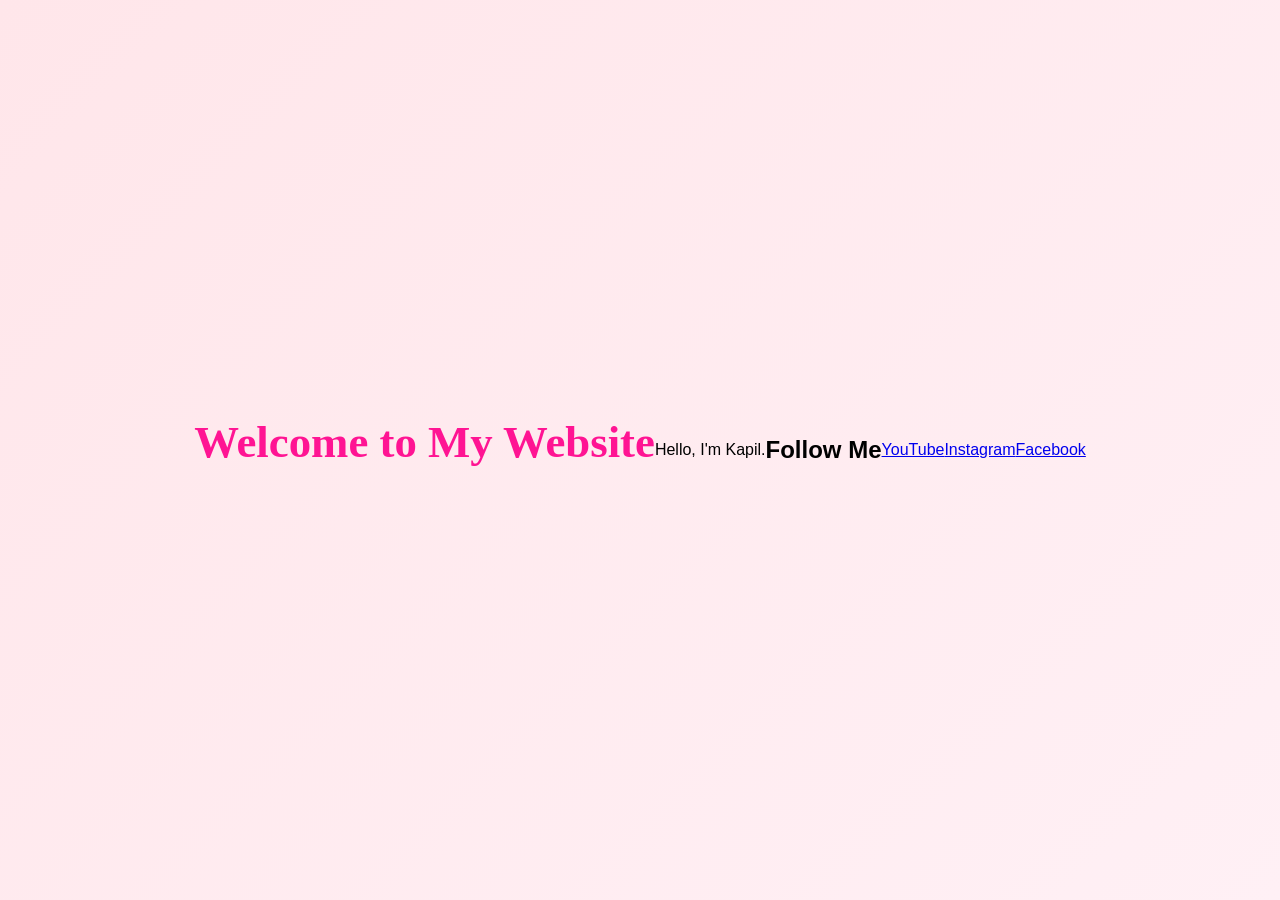
<file: Index.html>
<!DOCTYPE html>
<html>
<head>
  <title>Kapil Pandit</title>
  <link rel="stylesheet" href="style.css">
</head>
<body>

<h1>Welcome to My Website</h1>

<p>Hello, I'm Kapil.</p>

<h2>Follow Me</h2>

<a href="https://youtube.com/@amkapil007?si=62Fqhcsb7FPZcZkB">YouTube</a><br>
<a href="https://www.instagram.com/kapel.pandit?igsh=MWF6bWNtOTNjbWo3cg==">Instagram</a><br>
<a href="https://www.facebook.com/share/14baBAkri4o/">Facebook</a>

</body>
</html>
</file>
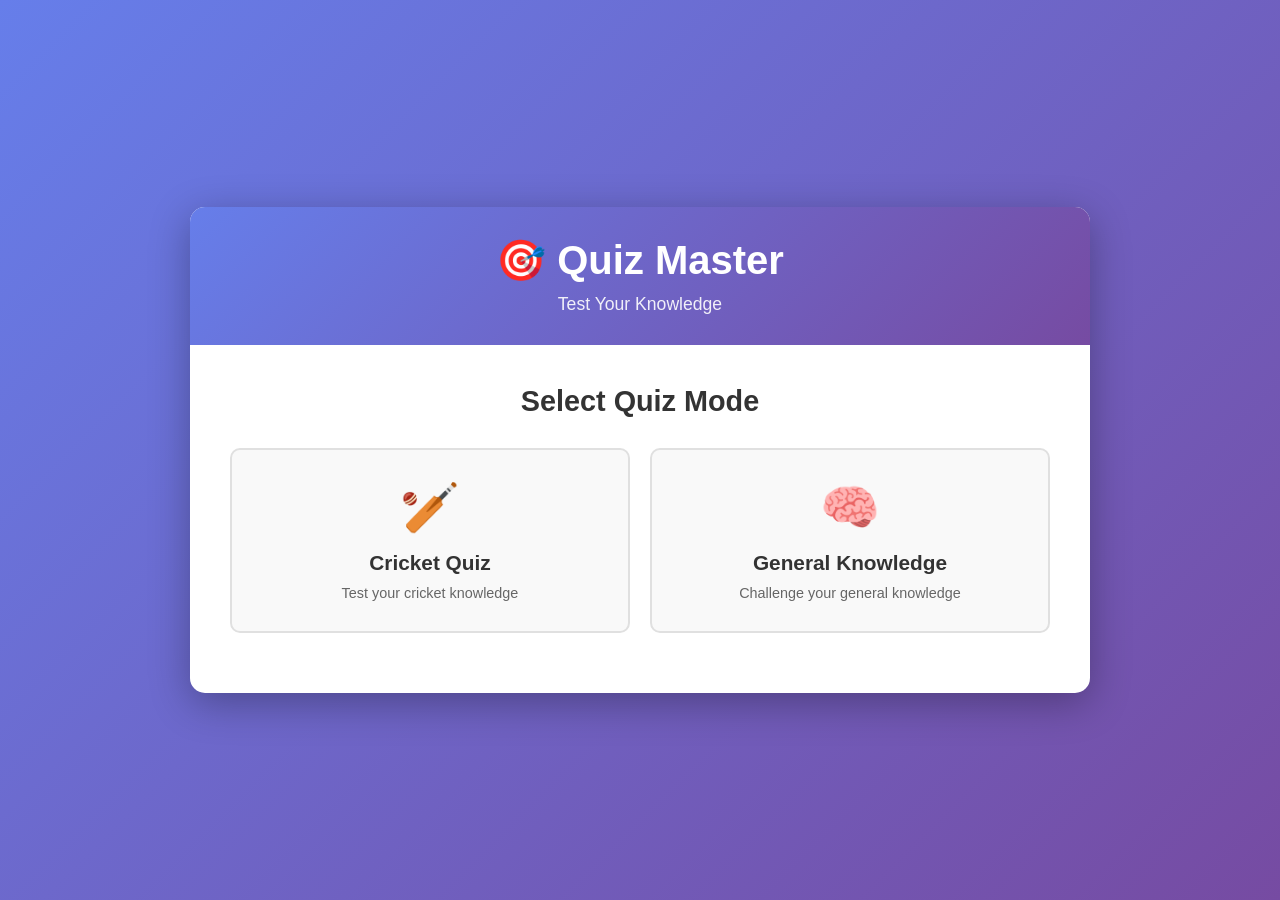
<file: quiz.html>
<!DOCTYPE html>
<html lang="en">
<head>
    <meta charset="UTF-8">
    <meta name="viewport" content="width=device-width, initial-scale=1.0">
    <title>Quiz Master - Test Your Knowledge</title>
    <style>
        * {
            margin: 0;
            padding: 0;
            box-sizing: border-box;
        }

        body {
            font-family: 'Segoe UI', Tahoma, Geneva, Verdana, sans-serif;
            background: linear-gradient(135deg, #667eea 0%, #764ba2 100%);
            min-height: 100vh;
            display: flex;
            justify-content: center;
            align-items: center;
            padding: 20px;
        }

        .container {
            background: white;
            border-radius: 15px;
            box-shadow: 0 10px 40px rgba(0, 0, 0, 0.3);
            max-width: 900px;
            width: 100%;
            overflow: hidden;
        }

        .header {
            background: linear-gradient(135deg, #667eea 0%, #764ba2 100%);
            color: white;
            padding: 30px;
            text-align: center;
        }

        .header h1 {
            font-size: 2.5em;
            margin-bottom: 10px;
        }

        .header p {
            font-size: 1.1em;
            opacity: 0.9;
        }

        .content {
            padding: 40px;
        }

        /* Mode Selection Screen */
        .screen {
            display: none;
        }

        .screen.active {
            display: block;
            animation: fadeIn 0.5s ease-in;
        }

        @keyframes fadeIn {
            from {
                opacity: 0;
            }
            to {
                opacity: 1;
            }
        }

        .mode-selection {
            text-align: center;
        }

        .mode-selection h2 {
            color: #333;
            margin-bottom: 30px;
            font-size: 1.8em;
        }

        .mode-grid {
            display: grid;
            grid-template-columns: repeat(auto-fit, minmax(200px, 1fr));
            gap: 20px;
            margin-bottom: 20px;
        }

        .mode-card {
            padding: 30px;
            border: 2px solid #e0e0e0;
            border-radius: 10px;
            cursor: pointer;
            transition: all 0.3s ease;
            background: #f9f9f9;
        }

        .mode-card:hover {
            border-color: #667eea;
            background: #f0f4ff;
            transform: translateY(-5px);
            box-shadow: 0 5px 15px rgba(102, 126, 234, 0.2);
        }

        .mode-card .emoji {
            font-size: 3em;
            margin-bottom: 15px;
        }

        .mode-card h3 {
            color: #333;
            margin-bottom: 10px;
            font-size: 1.3em;
        }

        .mode-card p {
            color: #666;
            font-size: 0.9em;
        }

        /* Difficulty Selection Screen */
        .difficulty-selection h2 {
            color: #333;
            margin-bottom: 30px;
            text-align: center;
            font-size: 1.8em;
        }

        .difficulty-grid {
            display: grid;
            grid-template-columns: repeat(auto-fit, minmax(150px, 1fr));
            gap: 20px;
            margin-bottom: 20px;
        }

        .difficulty-btn {
            padding: 25px;
            border: 2px solid #e0e0e0;
            border-radius: 10px;
            cursor: pointer;
            transition: all 0.3s ease;
            background: #f9f9f9;
            font-size: 1.1em;
            font-weight: 600;
            color: #333;
        }

        .difficulty-btn.easy {
            border-color: #4caf50;
        }

        .difficulty-btn.easy:hover {
            background: #c8e6c9;
            border-color: #2e7d32;
        }

        .difficulty-btn.medium {
            border-color: #ff9800;
        }

        .difficulty-btn.medium:hover {
            background: #ffe0b2;
            border-color: #e65100;
        }

        .difficulty-btn.hard {
            border-color: #f44336;
        }

        .difficulty-btn.hard:hover {
            background: #ffcdd2;
            border-color: #c62828;
        }

        /* Quiz Screen */
        .quiz-container {
            max-width: 100%;
        }

        .quiz-header {
            display: flex;
            justify-content: space-between;
            align-items: center;
            margin-bottom: 30px;
            padding-bottom: 20px;
            border-bottom: 2px solid #e0e0e0;
        }

        .quiz-info {
            font-size: 1.1em;
            color: #333;
            font-weight: 600;
        }

        .quiz-progress {
            background: #e0e0e0;
            height: 8px;
            border-radius: 10px;
            overflow: hidden;
            margin-bottom: 30px;
        }

        .quiz-progress-bar {
            background: linear-gradient(90deg, #667eea 0%, #764ba2 100%);
            height: 100%;
            transition: width 0.3s ease;
        }

        .question-container {
            margin-bottom: 30px;
        }

        .question-number {
            color: #667eea;
            font-weight: 600;
            margin-bottom: 10px;
        }

        .question-text {
            font-size: 1.3em;
            color: #333;
            margin-bottom: 25px;
            font-weight: 600;
        }

        .options-container {
            display: grid;
            gap: 15px;
        }

        .option {
            padding: 15px 20px;
            border: 2px solid #e0e0e0;
            border-radius: 8px;
            cursor: pointer;
            background: #f9f9f9;
            transition: all 0.3s ease;
            font-size: 1em;
            color: #333;
        }

        .option:hover {
            border-color: #667eea;
            background: #f0f4ff;
        }

        .option.selected {
            border-color: #667eea;
            background: #e8eef7;
            color: #667eea;
            font-weight: 600;
        }

        .option.correct {
            border-color: #4caf50;
            background: #c8e6c9;
            color: #2e7d32;
        }

        .option.incorrect {
            border-color: #f44336;
            background: #ffcdd2;
            color: #c62828;
        }

        .option.disabled {
            cursor: not-allowed;
            opacity: 0.7;
        }

        .quiz-navigation {
            display: flex;
            gap: 15px;
            margin-top: 30px;
            justify-content: space-between;
        }

        .btn {
            padding: 12px 30px;
            border: none;
            border-radius: 8px;
            cursor: pointer;
            font-size: 1em;
            font-weight: 600;
            transition: all 0.3s ease;
        }

        .btn-primary {
            background: linear-gradient(135deg, #667eea 0%, #764ba2 100%);
            color: white;
        }

        .btn-primary:hover {
            transform: translateY(-2px);
            box-shadow: 0 5px 15px rgba(102, 126, 234, 0.4);
        }

        .btn-primary:disabled {
            opacity: 0.5;
            cursor: not-allowed;
            transform: none;
        }

        .btn-secondary {
            background: #e0e0e0;
            color: #333;
        }

        .btn-secondary:hover {
            background: #d0d0d0;
        }

        /* Results Screen */
        .results-container {
            text-align: center;
        }

        .score-circle {
            width: 200px;
            height: 200px;
            border-radius: 50%;
            background: linear-gradient(135deg, #667eea 0%, #764ba2 100%);
            color: white;
            display: flex;
            flex-direction: column;
            justify-content: center;
            align-items: center;
            margin: 30px auto;
            font-size: 3em;
            font-weight: bold;
            box-shadow: 0 10px 30px rgba(102, 126, 234, 0.3);
        }

        .score-percentage {
            font-size: 2em;
        }

        .score-text {
            font-size: 0.6em;
            opacity: 0.9;
        }

        .results-container h2 {
            color: #333;
            margin-bottom: 20px;
            font-size: 1.8em;
        }

        .results-message {
            font-size: 1.2em;
            color: #666;
            margin-bottom: 30px;
        }

        .results-details {
            background: #f9f9f9;
            padding: 20px;
            border-radius: 10px;
            margin-bottom: 30px;
        }

        .results-details p {
            color: #333;
            margin: 10px 0;
            font-size: 1.1em;
        }

        .back-btn {
            background: linear-gradient(135deg, #667eea 0%, #764ba2 100%);
            color: white;
            padding: 15px 40px;
            border: none;
            border-radius: 8px;
            cursor: pointer;
            font-size: 1.1em;
            font-weight: 600;
            transition: all 0.3s ease;
        }

        .back-btn:hover {
            transform: translateY(-2px);
            box-shadow: 0 5px 15px rgba(102, 126, 234, 0.4);
        }

        @media (max-width: 768px) {
            .header h1 {
                font-size: 2em;
            }

            .content {
                padding: 20px;
            }

            .mode-grid {
                grid-template-columns: 1fr;
            }

            .difficulty-grid {
                grid-template-columns: 1fr;
            }

            .quiz-header {
                flex-direction: column;
                align-items: flex-start;
                gap: 10px;
            }

            .score-circle {
                width: 150px;
                height: 150px;
                font-size: 2.5em;
            }
        }
    </style>
</head>
<body>
    <div class="container">
        <div class="header">
            <h1>🎯 Quiz Master</h1>
            <p>Test Your Knowledge</p>
        </div>

        <div class="content">
            <!-- Mode Selection Screen -->
            <div class="screen active" id="modeScreen">
                <div class="mode-selection">
                    <h2>Select Quiz Mode</h2>
                    <div class="mode-grid">
                        <div class="mode-card" onclick="selectMode('cricket')">
                            <div class="emoji">🏏</div>
                            <h3>Cricket Quiz</h3>
                            <p>Test your cricket knowledge</p>
                        </div>
                        <div class="mode-card" onclick="selectMode('general')">
                            <div class="emoji">🧠</div>
                            <h3>General Knowledge</h3>
                            <p>Challenge your general knowledge</p>
                        </div>
                    </div>
                </div>
            </div>

            <!-- Difficulty Selection Screen -->
            <div class="screen" id="difficultyScreen">
                <div class="difficulty-selection">
                    <h2 id="difficultyTitle">Select Difficulty Level</h2>
                    <div class="difficulty-grid">
                        <button class="difficulty-btn easy" onclick="startQuiz('easy')">
                            ⭐ Easy
                        </button>
                        <button class="difficulty-btn medium" onclick="startQuiz('medium')">
                            ⭐⭐ Medium
                        </button>
                        <button class="difficulty-btn hard" onclick="startQuiz('hard')">
                            ⭐⭐⭐ Hard
                        </button>
                    </div>
                    <button class="btn btn-secondary" onclick="goBack()">← Back</button>
                </div>
            </div>

            <!-- Quiz Screen -->
            <div class="screen" id="quizScreen">
                <div class="quiz-container">
                    <div class="quiz-header">
                        <span class="quiz-info" id="quizInfo">Question 1 of 10</span>
                        <span class="quiz-info" id="modeDisplay"></span>
                    </div>
                    <div class="quiz-progress">
                        <div class="quiz-progress-bar" id="progressBar"></div>
                    </div>
                    <div class="question-container">
                        <div class="question-number" id="questionNumber">Question 1</div>
                        <div class="question-text" id="questionText"></div>
                        <div class="options-container" id="optionsContainer"></div>
                    </div>
                    <div class="quiz-navigation">
                        <button class="btn btn-secondary" onclick="previousQuestion()" id="prevBtn" disabled>← Previous</button>
                        <button class="btn btn-primary" onclick="nextQuestion()" id="nextBtn">Next →</button>
                    </div>
                </div>
            </div>

            <!-- Results Screen -->
            <div class="screen" id="resultsScreen">
                <div class="results-container">
                    <h2>Quiz Complete! 🎉</h2>
                    <div class="score-circle">
                        <div class="score-percentage" id="scorePercentage">0%</div>
                        <div class="score-text">Your Score</div>
                    </div>
                    <div class="results-details">
                        <p>Correct Answers: <strong id="correctCount">0</strong>/10</p>
                        <p>Wrong Answers: <strong id="wrongCount">0</strong>/10</p>
                        <p>Performance: <strong id="performance">Excellent</strong></p>
                    </div>
                    <p class="results-message" id="resultMessage"></p>
                    <button class="back-btn" onclick="restartQuiz()">← Try Another Quiz</button>
                </div>
            </div>
        </div>
    </div>

    <script>
        // Quiz Data
        const quizData = {
            cricket: {
                easy: [
                    {
                        question: "What is the maximum number of players in a cricket team on the field?",
                        options: ["10", "11", "12", "13"],
                        correct: 1
                    },
                    {
                        question: "In cricket, how many runs does a batter score for hitting a ball over the boundary?",
                        options: ["4", "5", "6", "8"],
                        correct: 2
                    },
                    {
                        question: "What is the term for a bowler throwing the ball with a bent arm?",
                        options: ["Fast bowling", "Spin bowling", "Throw ball", "Chucking"],
                        correct: 3
                    },
                    {
                        question: "How many wickets are there in a cricket pitch?",
                        options: ["1", "2", "3", "4"],
                        correct: 1
                    },
                    {
                        question: "What is the duration of a standard Test cricket match?",
                        options: ["3 days", "4 days", "5 days", "6 days"],
                        correct: 2
                    },
                    {
                        question: "In ODI cricket, how many overs does each team play?",
                        options: ["40 overs", "45 overs", "50 overs", "55 overs"],
                        correct: 2
                    },
                    {
                        question: "What is the term for a cricket ball that lands just in front of the batsman?",
                        options: ["Full length", "Good length", "Short ball", "Yorker"],
                        correct: 1
                    },
                    {
                        question: "How many runs does a batter score for hitting a ball inside the boundary?",
                        options: ["1 or 2", "2 or 3", "3 or 4", "4 or 5"],
                        correct: 0
                    },
                    {
                        question: "What does LBW stand for in cricket?",
                        options: ["Leg Before Wicket", "Left Before Wicket", "Leg Ball Wicket", "Low Ball Wicket"],
                        correct: 0
                    },
                    {
                        question: "Which cricket format has the shortest duration?",
                        options: ["Test", "ODI", "T20", "T10"],
                        correct: 2
                    }
                ],
                medium: [
                    {
                        question: "Who is the fastest bowler in cricket history with the highest recorded bowling speed?",
                        options: ["Wasim Akram", "Brett Lee", "Shoaib Akhtar", "Mitchell Johnson"],
                        correct: 2
                    },
                    {
                        question: "What is the Duckworth-Lewis method used for?",
                        options: ["Calculating batting averages", "Adjusting targets in rain-affected matches", "Measuring pitch conditions", "Determining coin toss"],
                        correct: 1
                    },
                    {
                        question: "Who holds the record for the highest individual score in Test cricket?",
                        options: ["Sachin Tendulkar", "Brian Lara", "Virender Sehwag", "Don Bradman"],
                        correct: 1
                    },
                    {
                        question: "In T20 cricket, how many fielders can be outside the 30-yard circle in the first 6 overs?",
                        options: ["1", "2", "3", "4"],
                        correct: 1
                    },
                    {
                        question: "What is a 'maiden over' in cricket?",
                        options: ["First over of the match", "An over without any runs scored", "An over bowled by a debutant", "A slow paced over"],
                        correct: 1
                    },
                    {
                        question: "Which country won the first Cricket World Cup in 1975?",
                        options: ["India", "England", "West Indies", "Australia"],
                        correct: 2
                    },
                    {
                        question: "What is a 'chinaman' in cricket?",
                        options: ["A type of fielding position", "A left-arm leg-break", "A defensive shot", "A type of delivery"],
                        correct: 1
                    },
                    {
                        question: "How many Test match centuries does Sachin Tendulkar have?",
                        options: ["45", "51", "58", "65"],
                        correct: 1
                    },
                    {
                        question: "What is the distance between the two stumps in the width?",
                        options: ["8.66 inches", "8.66 feet", "8.8 inches", "9 feet"],
                        correct: 0
                    },
                    {
                        question: "Which batsman holds the record for the highest ODI average in cricket history?",
                        options: ["Virat Kohli", "Kumar Sangakkara", "Ricky Ponting", "Graeme Smith"],
                        correct: 1
                    }
                ],
                hard: [
                    {
                        question: "What is the exact length of a cricket pitch from one stump to another?",
                        options: ["20 meters", "22 yards", "21 meters", "66 feet"],
                        correct: 1
                    },
                    {
                        question: "Who was the first batsman to score a double century in ODI cricket?",
                        options: ["Sachin Tendulkar", "Virat Kohli", "Kumar Sangakkara", "Ricky Ponting"],
                        correct: 0
                    },
                    {
                        question: "What is the maximum number of bouncers allowed per over in Test cricket?",
                        options: ["1", "2", "No limit", "Umpire's discretion"],
                        correct: 1
                    },
                    {
                        question: "In cricket, what does 'doosra' mean?",
                        options: ["A type of shot", "A second delivery varying from the first", "A fielding strategy", "A type of ball condition"],
                        correct: 1
                    },
                    {
                        question: "Who holds the record for most Test match wickets?",
                        options: ["Shane Warne", "Muttiah Muralitharan", "Anil Kumble", "Glenn McGrath"],
                        correct: 1
                    },
                    {
                        question: "What is the phenomenon called 'reverse swing' in cricket?",
                        options: ["Batting from opposite side", "Ball swinging towards the bat as it gets older", "Slow bowling technique", "Defensive field placement"],
                        correct: 1
                    },
                    {
                        question: "How many Test matches has Virat Kohli played as captain?",
                        options: ["40", "50", "60", "70"],
                        correct: 2
                    },
                    {
                        question: "What is the condition called when a batter is out stumped?",
                        options: ["Batsman leaves crease and wicket-keeper breaks stumps", "Batsman LBW decision", "Batsman bowled out", "Batsman caught out"],
                        correct: 0
                    },
                    {
                        question: "Which team won the ICC T20 World Cup 2021?",
                        options: ["India", "Pakistan", "Australia", "England"],
                        correct: 1
                    },
                    {
                        question: "What is the total number of balls in a T20 cricket match?",
                        options: ["120 balls", "150 balls", "180 balls", "200 balls"],
                        correct: 2
                    }
                ]
            },
            general: {
                easy: [
                    {
                        question: "What is the capital of France?",
                        options: ["London", "Paris", "Berlin", "Madrid"],
                        correct: 1
                    },
                    {
                        question: "What is the largest planet in our solar system?",
                        options: ["Saturn", "Mars", "Jupiter", "Neptune"],
                        correct: 2
                    },
                    {
                        question: "Who wrote 'Romeo and Juliet'?",
                        options: ["Jane Austen", "Charles Dickens", "William Shakespeare", "Mark Twain"],
                        correct: 2
                    },
                    {
                        question: "What is the smallest country in the world?",
                        options: ["Monaco", "Vatican City", "Liechtenstein", "San Marino"],
                        correct: 1
                    },
                    {
                        question: "How many continents are there?",
                        options: ["5", "6", "7", "8"],
                        correct: 2
                    },
                    {
                        question: "What is the chemical symbol for Gold?",
                        options: ["Go", "Gd", "Au", "Ag"],
                        correct: 2
                    },
                    {
                        question: "Who is the current President of the United States?",
                        options: ["Donald Trump", "Joe Biden", "Barack Obama", "George W. Bush"],
                        correct: 1
                    },
                    {
                        question: "What year did the Titanic sink?",
                        options: ["1912", "1915", "1920", "1905"],
                        correct: 0
                    },
                    {
                        question: "What is the fastest land animal?",
                        options: ["Lion", "Gazelle", "Cheetah", "Pronghorn"],
                        correct: 2
                    },
                    {
                        question: "How many strings does a standard violin have?",
                        options: ["4", "5", "6", "8"],
                        correct: 0
                    }
                ],
                medium: [
                    {
                        question: "Who was the first President of India?",
                        options: ["Jawaharlal Nehru", "Dr. Rajendra Prasad", "Sardar Vallabhbhai Patel", "Abul Kalam Azad"],
                        correct: 1
                    },
                    {
                        question: "What is the formula for calculating velocity?",
                        options: ["v = m/t", "v = d/t", "v = f*d", "v = a*t²"],
                        correct: 1
                    },
                    {
                        question: "Which element has the atomic number 1?",
                        options: ["Helium", "Hydrogen", "Lithium", "Carbon"],
                        correct: 1
                    },
                    {
                        question: "Who painted the 'Starry Night'?",
                        options: ["Pablo Picasso", "Vincent van Gogh", "Claude Monet", "Salvador Dali"],
                        correct: 1
                    },
                    {
                        question: "What is the capital of Japan?",
                        options: ["Osaka", "Kyoto", "Tokyo", "Yokohama"],
                        correct: 2
                    },
                    {
                        question: "How many bones are in an adult human body?",
                        options: ["186", "206", "226", "246"],
                        correct: 1
                    },
                    {
                        question: "Who invented the telephone?",
                        options: ["Edison", "Alexander Graham Bell", "Tesla", "Marconi"],
                        correct: 1
                    },
                    {
                        question: "What is the largest ocean in the world?",
                        options: ["Atlantic Ocean", "Indian Ocean", "Arctic Ocean", "Pacific Ocean"],
                        correct: 3
                    },
                    {
                        question: "Which country is known as the 'Land of a Thousand Lakes'?",
                        options: ["Sweden", "Norway", "Finland", "Canada"],
                        correct: 2
                    },
                    {
                        question: "What is the currency of Switzerland?",
                        options: ["Euro", "Swiss Franc", "Swiss Pound", "Dinar"],
                        correct: 1
                    }
                ],
                hard: [
                    {
                        question: "Who won the Nobel Prize in Physics in 1921?",
                        options: ["Max Planck", "Albert Einstein", "Marie Curie", "Niels Bohr"],
                        correct: 1
                    },
                    {
                        question: "What is the Heisenberg Uncertainty Principle?",
                        options: ["Can't measure position and momentum simultaneously", "Energy cannot be created or destroyed", "Every action has equal reaction", "All matter is energy"],
                        correct: 0
                    },
                    {
                        question: "Which philosopher wrote 'A Critique of Pure Reason'?",
                        options: ["Descartes", "Immanuel Kant", "Spinoza", "Hegel"],
                        correct: 1
                    },
                    {
                        question: "What is the capital of Montenegro?",
                        options: ["Podgorica", "Cetinje", "Niksic", "Berane"],
                        correct: 0
                    },
                    {
                        question: "Who directed 'Parasite' which won Best Picture at the Oscars in 2020?",
                        options: ["Lee Chang-dong", "Park Chan-wook", "Bong Joon-ho", "Kim Ki-duk"],
                        correct: 2
                    },
                    {
                        question: "What is the primary language spoken in Brazil?",
                        options: ["Spanish", "Portuguese", "Brazilian", "Latin"],
                        correct: 1
                    },
                    {
                        question: "In what year did World War II end?",
                        options: ["1943", "1944", "1945", "1946"],
                        correct: 2
                    },
                    {
                        question: "Which mathematician is famous for Fibonacci sequence?",
                        options: ["Leonhard Euler", "Leonardo Fibonacci", "Carl Friedrich Gauss", "Isaac Newton"],
                        correct: 1
                    },
                    {
                        question: "What is the deepest point in the ocean?",
                        options: ["Mariana Trench", "Tonga Trench", "Philippine Trench", "Kuril-Kamchatka Trench"],
                        correct: 0
                    },
                    {
                        question: "Who was the first recipient of the Bharat Ratna award?",
                        options: ["Pandit Jawaharlal Nehru", "Dr. Rajendra Prasad", "Sardar Vallabhbhai Patel", "Maulana Abul Kalam Azad"],
                        correct: 0
                    }
                ]
            }
        };

        // State variables
        let currentMode = '';
        let currentDifficulty = '';
        let currentQuestionIndex = 0;
        let score = 0;
        let userAnswers = [];
        let quizStarted = false;

        // Functions
        function showScreen(screenId) {
            document.querySelectorAll('.screen').forEach(screen => screen.classList.remove('active'));
            document.getElementById(screenId).classList.add('active');
        }

        function selectMode(mode) {
            currentMode = mode;
            const modeTitle = mode === 'cricket' ? 'Cricket Quiz' : 'General Knowledge Quiz';
            document.getElementById('difficultyTitle').textContent = `${modeTitle} - Select Difficulty`;
            showScreen('difficultyScreen');
        }

        function startQuiz(difficulty) {
            currentDifficulty = difficulty;
            currentQuestionIndex = 0;
            score = 0;
            userAnswers = new Array(10).fill(null);
            quizStarted = true;
            showScreen('quizScreen');
            loadQuestion();
        }

        function loadQuestion() {
            const questions = quizData[currentMode][currentDifficulty];
            const question = questions[currentQuestionIndex];

            // Update header
            document.getElementById('quizInfo').textContent = `Question ${currentQuestionIndex + 1} of 10`;
            document.getElementById('modeDisplay').textContent = `${currentMode === 'cricket' ? '🏏 Cricket' : '🧠 General Knowledge'} - ${currentDifficulty.toUpperCase()}`;

            // Update progress bar
            const progressPercent = ((currentQuestionIndex + 1) / 10) * 100;
            document.getElementById('progressBar').style.width = progressPercent + '%';

            // Update question
            document.getElementById('questionNumber').textContent = `Question ${currentQuestionIndex + 1}`;
            document.getElementById('questionText').textContent = question.question;

            // Create options
            const optionsContainer = document.getElementById('optionsContainer');
            optionsContainer.innerHTML = '';

            question.options.forEach((option, index) => {
                const div = document.createElement('div');
                div.className = 'option';
                div.textContent = option;
                div.onclick = () => selectOption(index);

                if (userAnswers[currentQuestionIndex] !== null) {
                    if (index === userAnswers[currentQuestionIndex]) {
                        div.classList.add('selected');
                    }
                }

                optionsContainer.appendChild(div);
            });

            // Update buttons
            document.getElementById('prevBtn').disabled = currentQuestionIndex === 0;
            document.getElementById('nextBtn').textContent = currentQuestionIndex === 9 ? 'Submit' : 'Next →';
        }

        function selectOption(index) {
            userAnswers[currentQuestionIndex] = index;

            // Update UI
            const options = document.querySelectorAll('.option');
            options.forEach((option, i) => {
                option.classList.remove('selected');
                if (i === index) {
                    option.classList.add('selected');
                }
            });
        }

        function nextQuestion() {
            if (userAnswers[currentQuestionIndex] === null) {
                alert('Please select an answer');
                return;
            }

            if (currentQuestionIndex === 9) {
                calculateScore();
                showResults();
            } else {
                currentQuestionIndex++;
                loadQuestion();
                window.scrollTo(0, 0);
            }
        }

        function previousQuestion() {
            if (currentQuestionIndex > 0) {
                currentQuestionIndex--;
                loadQuestion();
                window.scrollTo(0, 0);
            }
        }

        function calculateScore() {
            const questions = quizData[currentMode][currentDifficulty];
            score = 0;

            userAnswers.forEach((answer, index) => {
                if (answer === questions[index].correct) {
                    score++;
                }
            });
        }

        function showResults() {
            const percentage = (score / 10) * 100;
            document.getElementById('scorePercentage').textContent = Math.round(percentage) + '%';
            document.getElementById('correctCount').textContent = score;
            document.getElementById('wrongCount').textContent = 10 - score;

            let performance = '';
            let message = '';

            if (percentage === 100) {
                performance = 'Perfect! 🌟';
                message = 'Outstanding! You are a quiz master!';
            } else if (percentage >= 80) {
                performance = 'Excellent! 🎉';
                message = 'Great job! You have excellent knowledge!';
            } else if (percentage >= 60) {
                performance = 'Good! 👍';
                message = 'Not bad! Keep improving your knowledge!';
            } else if (percentage >= 40) {
                performance = 'Average 📚';
                message = 'You need to study more. Keep learning!';
            } else {
                performance = 'Poor 😢';
                message = 'Don\'t worry! Practice makes perfect!';
            }

            document.getElementById('performance').textContent = performance;
            document.getElementById('resultMessage').textContent = message;

            showScreen('resultsScreen');
        }

        function restartQuiz() {
            showScreen('modeScreen');
            currentMode = '';
            currentDifficulty = '';
            currentQuestionIndex = 0;
            score = 0;
            userAnswers = [];
            quizStarted = false;
        }

        function goBack() {
            showScreen('modeScreen');
        }
    </script>
</body>
</html>
</file>
<file: style.css>
/* Color Palette & Variables */
:root {
    --bg-pink: #fff0f5;
    --card-pink: #ffffff;
    --primary-pink: #ff69b4;
    --dark-pink: #ff1493;
    --soft-pink: #ffb6c1;
    --tulip-green: #70e000;
    --text-color: #4a4a4a;
}

* {
    margin: 0;
    padding: 0;
    box-sizing: border-box;
}

body {
    background: linear-gradient(135deg, #ffe6ea 0%, #fff0f5 100%);
    font-family: 'Poppins', sans-serif;
    min-height: 100vh;
    display: flex;
    justify-content: center;
    align-items: center;
    overflow-x: hidden;
    position: relative;
}

/* Floating Tulip Background */
.tulip-container {
    position: fixed;
    top: 0;
    left: 0;
    width: 100%;
    height: 100%;
    pointer-events: none;
    z-index: 0;
}

.floating-tulip {
    position: absolute;
    bottom: -50px;
    font-size: 2rem;
    animation: floatUp 8s linear infinite;
    opacity: 0.7;
}

@keyframes floatUp {
    0% {
        transform: translateY(0) rotate(0deg);
        opacity: 0.8;
    }
    100% {
        transform: translateY(-110vh) rotate(360deg);
        opacity: 0;
    }
}

/* Floating Crying Emoji Animation for Runaway No */
.crying-emoji {
    position: fixed;
    font-size: 2.2rem;
    pointer-events: none;
    z-index: 99;
    animation: floatAndFade 1.2s ease-out forwards;
}

@keyframes floatAndFade {
    0% {
        opacity: 1;
        transform: translateY(0) scale(1);
    }
    100% {
        opacity: 0;
        transform: translateY(-60px) scale(1.4);
    }
}

/* Overlays */
.overlay {
    position: fixed;
    top: 0;
    left: 0;
    width: 100%;
    height: 100%;
    background: rgba(255, 230, 234, 0.85);
    backdrop-filter: blur(8px);
    display: flex;
    justify-content: center;
    align-items: center;
    z-index: 100;
    transition: opacity 0.5s ease;
}

.popup-card {
    background: white;
    padding: 2.5rem 2rem;
    border-radius: 24px;
    border: 2px solid var(--soft-pink);
    box-shadow: 0 15px 35px rgba(255, 105, 180, 0.25);
    text-align: center;
    max-width: 380px;
    width: 85%;
    animation: popIn 0.4s ease-out;
}

@keyframes popIn {
    from { transform: scale(0.8); opacity: 0; }
    to { transform: scale(1); opacity: 1; }
}

.popup-emoji {
    font-size: 3rem;
    display: block;
    margin-bottom: 0.5rem;
}

.popup-card h2 {
    font-family: 'Dancing Script', cursive;
    color: var(--dark-pink);
    font-size: 2.8rem;
    margin-bottom: 0.8rem;
}

.popup-card p {
    color: var(--text-color);
    margin-bottom: 1.5rem;
    font-size: 1rem;
}

/* Phone Input Field & Error Message Styling */
#phoneInput {
    border: 2px solid var(--soft-pink) !important;
    outline: none;
    transition: border-color 0.3s ease;
}

#phoneInput:focus {
    border-color: var(--dark-pink) !important;
}

.welcome-anim {
    display: inline-block;
    font-size: 1.25rem;
    font-weight: 700;
    color: var(--dark-pink);
    animation: popIn 0.6s ease-out forwards;
}

/* Music Button */
.music-btn {
    position: fixed;
    top: 20px;
    right: 20px;
    background: white;
    border: 2px solid var(--soft-pink);
    padding: 10px 15px;
    border-radius: 30px;
    cursor: pointer;
    z-index: 50;
    box-shadow: 0 5px 15px rgba(255, 105, 180, 0.2);
    font-size: 1rem;
    transition: transform 0.2s ease;
}

.music-btn:hover {
    transform: scale(1.08);
}

/* Card Display */
.container {
    width: 100%;
    display: flex;
    justify-content: center;
    padding: 20px;
    z-index: 10;
}

.card {
    background: var(--card-pink);
    padding: 2.5rem 2rem;
    border-radius: 24px;
    box-shadow: 0 15px 35px rgba(255, 105, 180, 0.2);
    text-align: center;
    max-width: 480px;
    width: 100%;
    border: 2px solid var(--soft-pink);
    animation: fadeIn 0.6s ease-out;
}

/* Quiz Styling */
.quiz-badge {
    background: var(--bg-pink);
    color: var(--dark-pink);
    padding: 6px 16px;
    border-radius: 20px;
    font-size: 0.85rem;
    font-weight: 600;
    display: inline-block;
    margin-bottom: 1rem;
}

.quiz-header h2 {
    color: var(--dark-pink);
    font-size: 1.3rem;
    margin-bottom: 1.5rem;
}

.quiz-options {
    display: flex;
    flex-direction: column;
    gap: 12px;
}

.option-btn {
    background: #fff;
    border: 2px solid var(--soft-pink);
    padding: 12px 18px;
    border-radius: 16px;
    font-size: 1rem;
    color: var(--text-color);
    font-weight: 600;
    cursor: pointer;
    transition: all 0.2s ease;
    text-align: left;
}

.option-btn:hover {
    background: var(--bg-pink);
    border-color: var(--primary-pink);
    transform: translateY(-2px);
}

.feedback-text {
    margin-top: 1rem;
    font-weight: 600;
    font-size: 0.95rem;
    min-height: 24px;
}

/* Action Buttons */
.btn-primary, #yesBtn {
    background-color: var(--primary-pink);
    color: white;
    padding: 12px 30px;
    font-size: 1.1rem;
    font-weight: 600;
    border: none;
    border-radius: 50px;
    cursor: pointer;
    box-shadow: 0 5px 15px rgba(255, 105, 180, 0.4);
    transition: all 0.3s ease;
}

.btn-primary:hover, #yesBtn:hover {
    background-color: var(--dark-pink);
    transform: scale(1.08);
}

.button-group {
    display: flex;
    justify-content: center;
    gap: 1.5rem;
    position: relative;
    min-height: 50px;
    margin-top: 1.5rem;
}

#noBtn {
    background-color: #f0f0f0;
    color: #666;
    padding: 12px 28px;
    font-size: 1.1rem;
    font-weight: 600;
    border: none;
    border-radius: 50px;
    cursor: pointer;
    position: absolute;
    right: 15%;
    transition: all 0.2s ease;
}

/* Proposal & Success Styling */
.tulip-icon {
    font-size: 3.5rem;
    display: block;
    margin-bottom: 0.5rem;
    animation: pulse 2s infinite ease-in-out;
}

@keyframes pulse {
    0%, 100% { transform: scale(1); }
    50% { transform: scale(1.1); }
}

h1 {
    font-family: 'Dancing Script', cursive;
    color: var(--dark-pink);
    font-size: 2.8rem;
    margin-bottom: 1rem;
}

.message {
    color: var(--text-color);
    font-size: 1.05rem;
    line-height: 1.6;
    margin-bottom: 1.2rem;
}

.question-title {
    font-size: 1.35rem;
    font-weight: 700;
    color: var(--dark-pink);
}

.emotional-emoji {
    font-size: 4rem;
    margin-bottom: 0.5rem;
    animation: pulse 1.5s infinite ease-in-out;
}

#successMessage h2 {
    font-family: 'Dancing Script', cursive;
    color: var(--dark-pink);
    font-size: 2.2rem;
    margin-bottom: 0.8rem;
}

.kiss-text {
    font-family: 'Dancing Script', cursive;
    font-size: 3.2rem;
    color: var(--dark-pink);
    margin: 1rem 0;
    animation: kissGlow 1.2s infinite alternate;
}

@keyframes kissGlow {
    from {
        transform: scale(1);
        text-shadow: 0 0 5px rgba(255, 20, 147, 0.2);
    }
    to {
        transform: scale(1.15);
        text-shadow: 0 0 20px rgba(255, 20, 147, 0.6);
    }
}

.signature {
    font-family: 'Dancing Script', cursive;
    font-size: 1.6rem;
    color: var(--dark-pink);
    margin-top: 1.5rem;
    font-weight: 700;
}

.tulip-bouquet {
    font-size: 2.5rem;
    margin-top: 0.5rem;
}

/* Utilities */
.hidden {
    display: none !important;
}

@keyframes fadeIn {
    from { opacity: 0; transform: translateY(15px); }
    to { opacity: 1; transform: translateY(0); }
}
</file>
